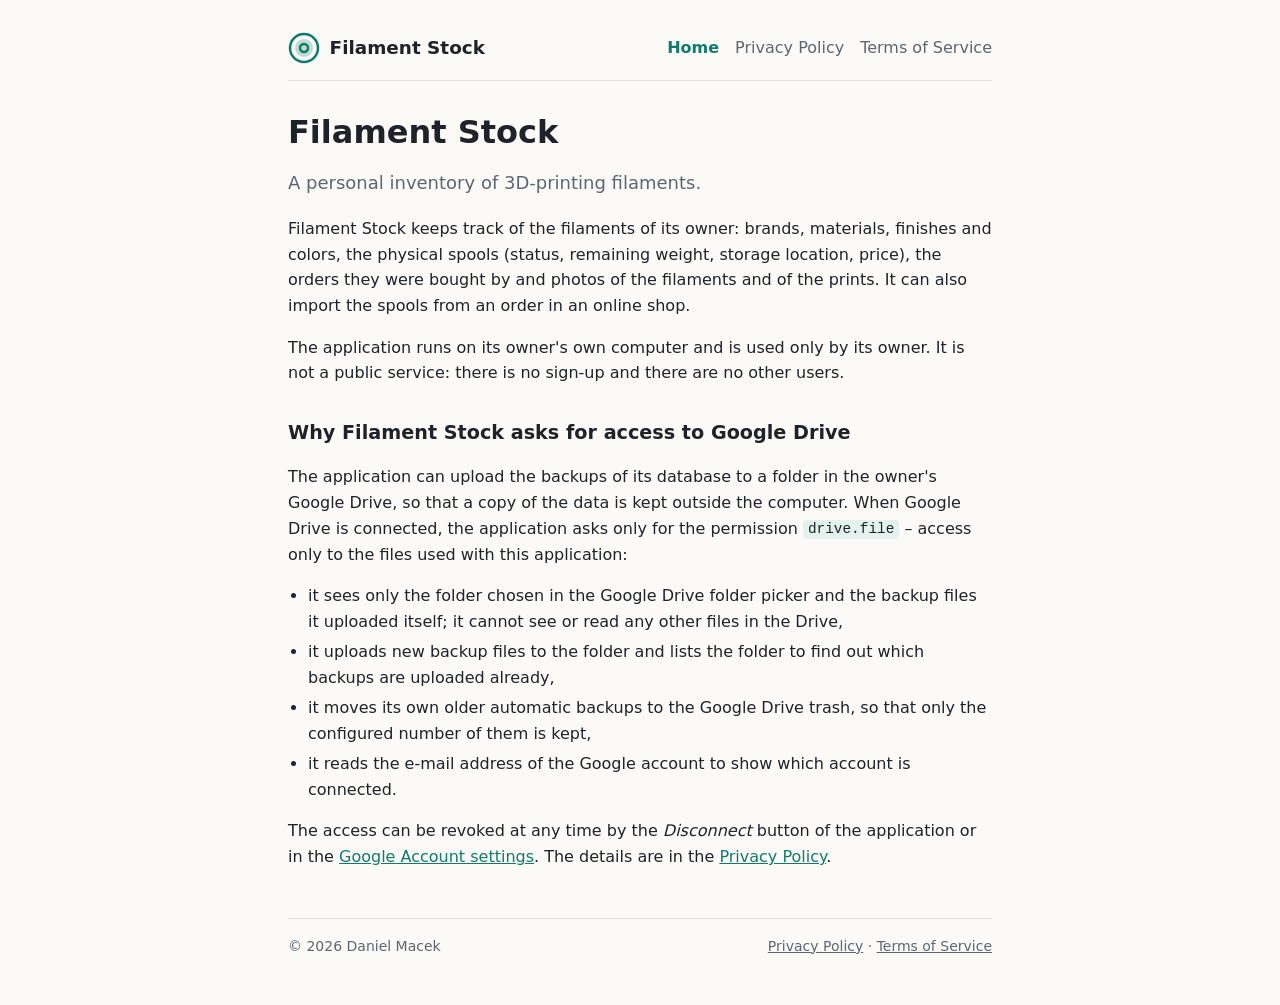
<file: index.html>
<!doctype html>
<html lang="en">
<head>
	<meta charset="utf-8">
	<meta name="viewport" content="width=device-width, initial-scale=1">
	<title>Filament Stock</title>
	<meta name="description" content="Filament Stock – a personal inventory of 3D-printing filaments.">
	<link rel="stylesheet" href="style.css">
</head>
<body>
	<div class="page">
		<header class="site">
			<a class="brand" href="./">
				<svg width="32" height="32" viewBox="0 0 32 32" aria-hidden="true"><circle cx="16" cy="16" r="14" fill="none" stroke="currentColor" stroke-width="2.5" /><circle cx="16" cy="16" r="9" fill="currentColor" opacity="0.25" /><circle cx="16" cy="16" r="4" fill="none" stroke="currentColor" stroke-width="2.5" /></svg>
				Filament Stock
			</a>
			<nav>
				<a href="./" aria-current="page">Home</a>
				<a href="privacy.html">Privacy Policy</a>
				<a href="terms.html">Terms of Service</a>
			</nav>
		</header>

		<main>
			<h1>Filament Stock</h1>
			<p class="lead">A personal inventory of 3D-printing filaments.</p>
			<p>Filament Stock keeps track of the filaments of its owner: brands, materials, finishes and colors, the physical spools (status, remaining weight, storage location, price), the orders they were bought by and photos of the filaments and of the prints. It can also import the spools from an order in an online shop.</p>
			<p>The application runs on its owner's own computer and is used only by its owner. It is not a public service: there is no sign-up and there are no other users.</p>

			<h2>Why Filament Stock asks for access to Google Drive</h2>
			<p>The application can upload the backups of its database to a folder in the owner's Google Drive, so that a copy of the data is kept outside the computer. When Google Drive is connected, the application asks only for the permission <code>drive.file</code> – access only to the files used with this application:</p>
			<ul>
				<li>it sees only the folder chosen in the Google Drive folder picker and the backup files it uploaded itself; it cannot see or read any other files in the Drive,</li>
				<li>it uploads new backup files to the folder and lists the folder to find out which backups are uploaded already,</li>
				<li>it moves its own older automatic backups to the Google Drive trash, so that only the configured number of them is kept,</li>
				<li>it reads the e-mail address of the Google account to show which account is connected.</li>
			</ul>
			<p>The access can be revoked at any time by the <em>Disconnect</em> button of the application or in the <a href="https://myaccount.google.com/permissions">Google Account settings</a>. The details are in the <a href="privacy.html">Privacy Policy</a>.</p>
		</main>

		<footer class="site">
			<span>© 2026 Daniel Macek</span>
			<span><a href="privacy.html">Privacy Policy</a> · <a href="terms.html">Terms of Service</a></span>
		</footer>
	</div>
</body>
</html>
</file>
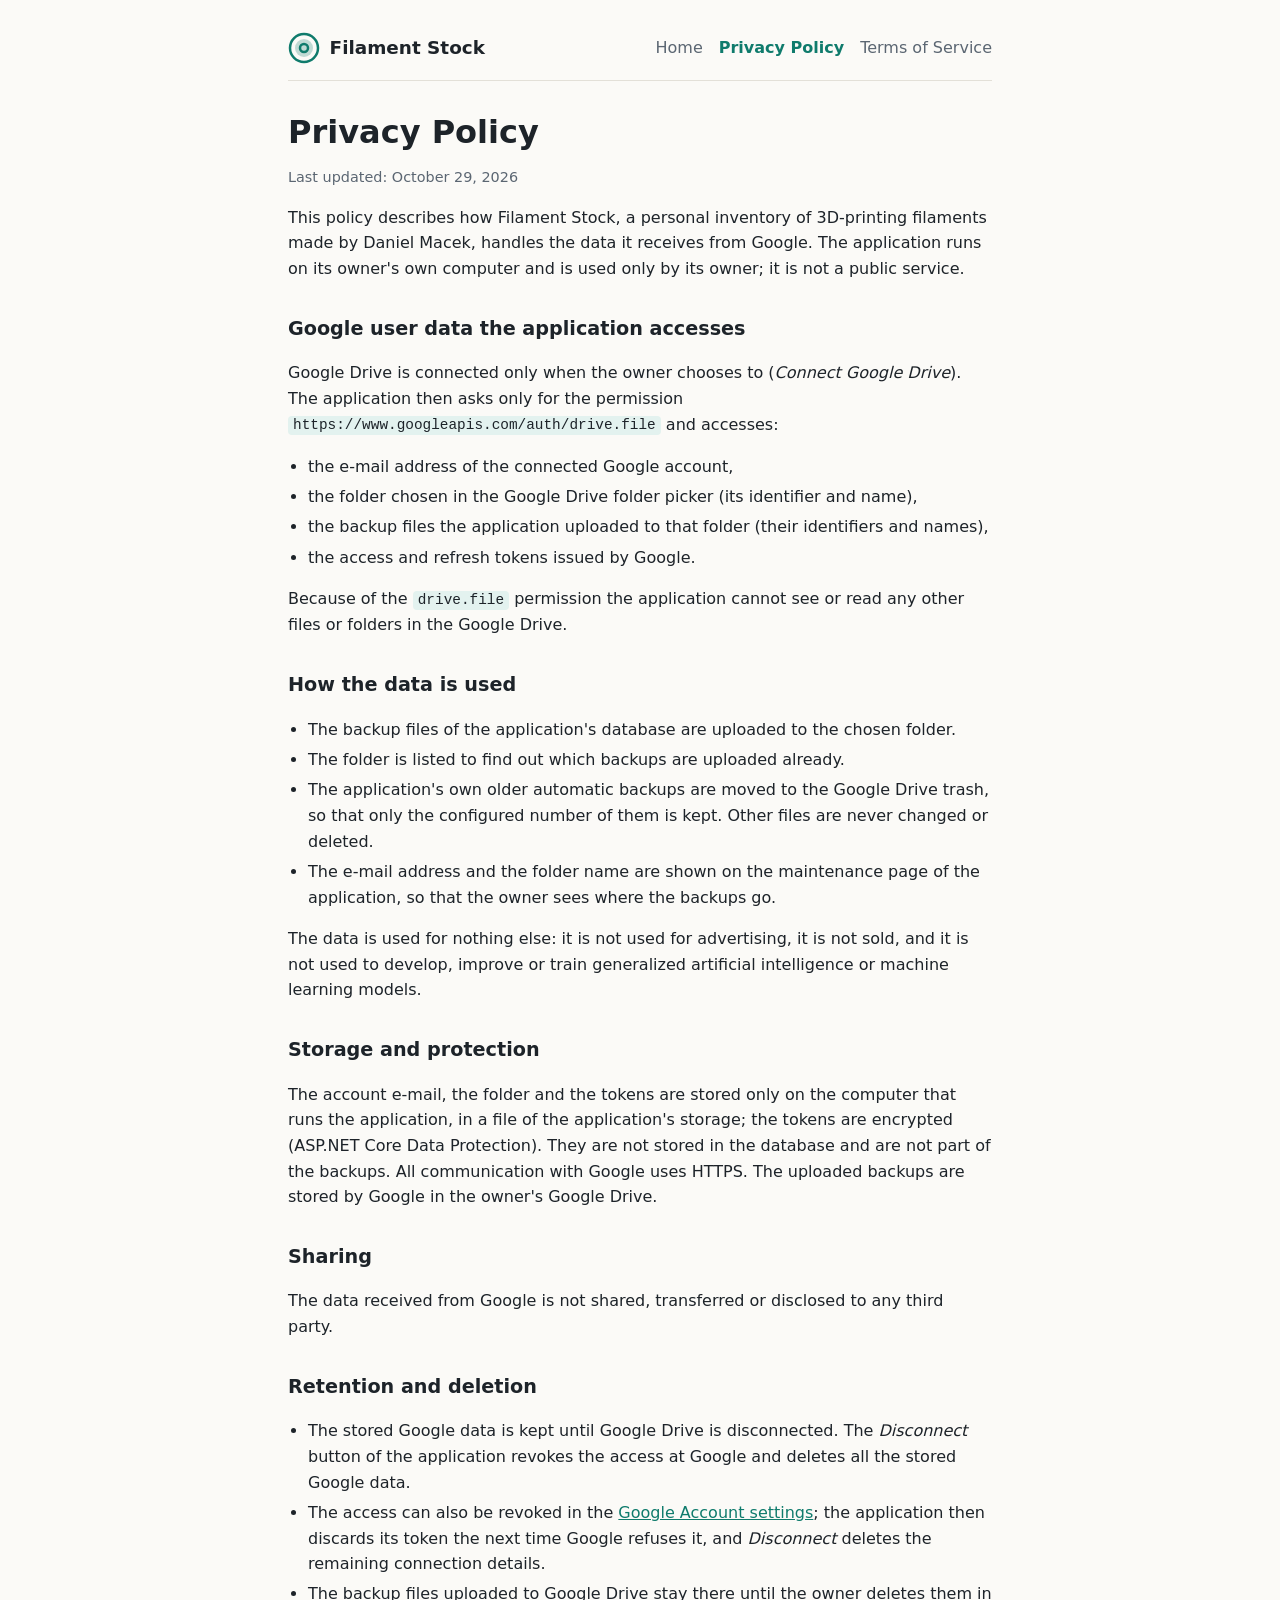
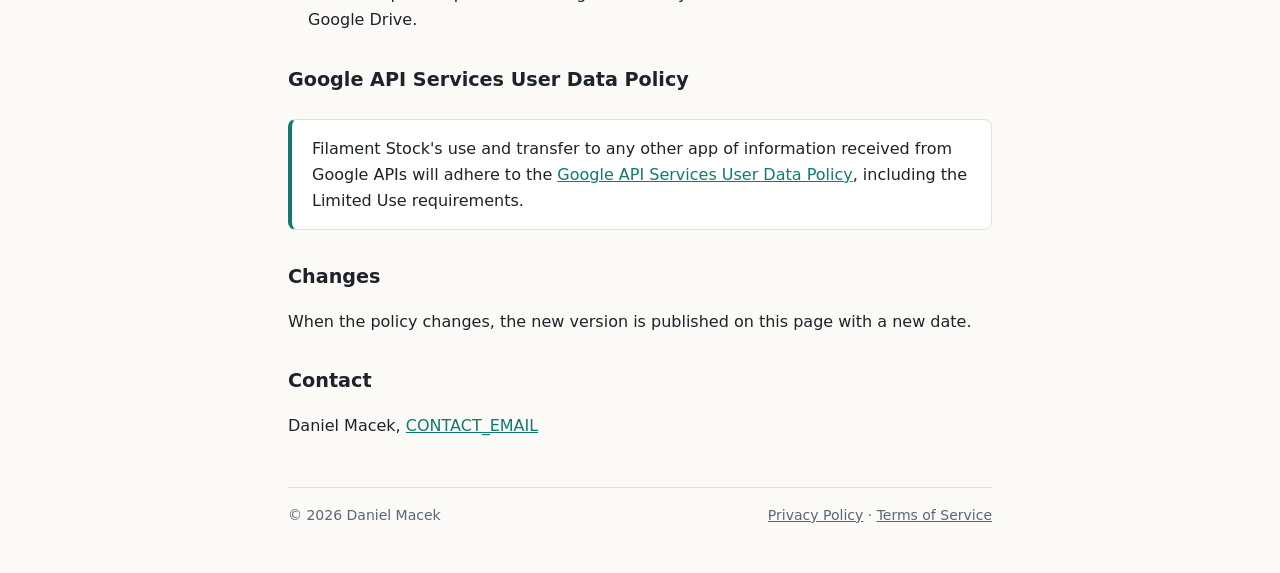
<file: privacy.html>
<!doctype html>
<html lang="en">
<head>
	<meta charset="utf-8">
	<meta name="viewport" content="width=device-width, initial-scale=1">
	<title>Privacy Policy – Filament Stock</title>
	<meta name="description" content="How Filament Stock uses the data it receives from Google.">
	<link rel="stylesheet" href="style.css">
</head>
<body>
	<div class="page">
		<header class="site">
			<a class="brand" href="./">
				<svg width="32" height="32" viewBox="0 0 32 32" aria-hidden="true"><circle cx="16" cy="16" r="14" fill="none" stroke="currentColor" stroke-width="2.5" /><circle cx="16" cy="16" r="9" fill="currentColor" opacity="0.25" /><circle cx="16" cy="16" r="4" fill="none" stroke="currentColor" stroke-width="2.5" /></svg>
				Filament Stock
			</a>
			<nav>
				<a href="./">Home</a>
				<a href="privacy.html" aria-current="page">Privacy Policy</a>
				<a href="terms.html">Terms of Service</a>
			</nav>
		</header>

		<main>
			<h1>Privacy Policy</h1>
			<p class="updated">Last updated: October 29, 2026</p>
			<p>This policy describes how Filament Stock, a personal inventory of 3D-printing filaments made by Daniel Macek, handles the data it receives from Google. The application runs on its owner's own computer and is used only by its owner; it is not a public service.</p>

			<h2>Google user data the application accesses</h2>
			<p>Google Drive is connected only when the owner chooses to (<em>Connect Google Drive</em>). The application then asks only for the permission <code>https://www.googleapis.com/auth/drive.file</code> and accesses:</p>
			<ul>
				<li>the e-mail address of the connected Google account,</li>
				<li>the folder chosen in the Google Drive folder picker (its identifier and name),</li>
				<li>the backup files the application uploaded to that folder (their identifiers and names),</li>
				<li>the access and refresh tokens issued by Google.</li>
			</ul>
			<p>Because of the <code>drive.file</code> permission the application cannot see or read any other files or folders in the Google Drive.</p>

			<h2>How the data is used</h2>
			<ul>
				<li>The backup files of the application's database are uploaded to the chosen folder.</li>
				<li>The folder is listed to find out which backups are uploaded already.</li>
				<li>The application's own older automatic backups are moved to the Google Drive trash, so that only the configured number of them is kept. Other files are never changed or deleted.</li>
				<li>The e-mail address and the folder name are shown on the maintenance page of the application, so that the owner sees where the backups go.</li>
			</ul>
			<p>The data is used for nothing else: it is not used for advertising, it is not sold, and it is not used to develop, improve or train generalized artificial intelligence or machine learning models.</p>

			<h2>Storage and protection</h2>
			<p>The account e-mail, the folder and the tokens are stored only on the computer that runs the application, in a file of the application's storage; the tokens are encrypted (ASP.NET Core Data Protection). They are not stored in the database and are not part of the backups. All communication with Google uses HTTPS. The uploaded backups are stored by Google in the owner's Google Drive.</p>

			<h2>Sharing</h2>
			<p>The data received from Google is not shared, transferred or disclosed to any third party.</p>

			<h2>Retention and deletion</h2>
			<ul>
				<li>The stored Google data is kept until Google Drive is disconnected. The <em>Disconnect</em> button of the application revokes the access at Google and deletes all the stored Google data.</li>
				<li>The access can also be revoked in the <a href="https://myaccount.google.com/permissions">Google Account settings</a>; the application then discards its token the next time Google refuses it, and <em>Disconnect</em> deletes the remaining connection details.</li>
				<li>The backup files uploaded to Google Drive stay there until the owner deletes them in Google Drive.</li>
			</ul>

			<h2>Google API Services User Data Policy</h2>
			<p class="note">Filament Stock's use and transfer to any other app of information received from Google APIs will adhere to the <a href="https://developers.google.com/terms/api-services-user-data-policy">Google API Services User Data Policy</a>, including the Limited Use requirements.</p>

			<h2>Changes</h2>
			<p>When the policy changes, the new version is published on this page with a new date.</p>

			<h2>Contact</h2>
			<p>Daniel Macek, <a href="mailto:CONTACT_EMAIL">CONTACT_EMAIL</a></p>
		</main>

		<footer class="site">
			<span>© 2026 Daniel Macek</span>
			<span><a href="privacy.html">Privacy Policy</a> · <a href="terms.html">Terms of Service</a></span>
		</footer>
	</div>
</body>
</html>
</file>
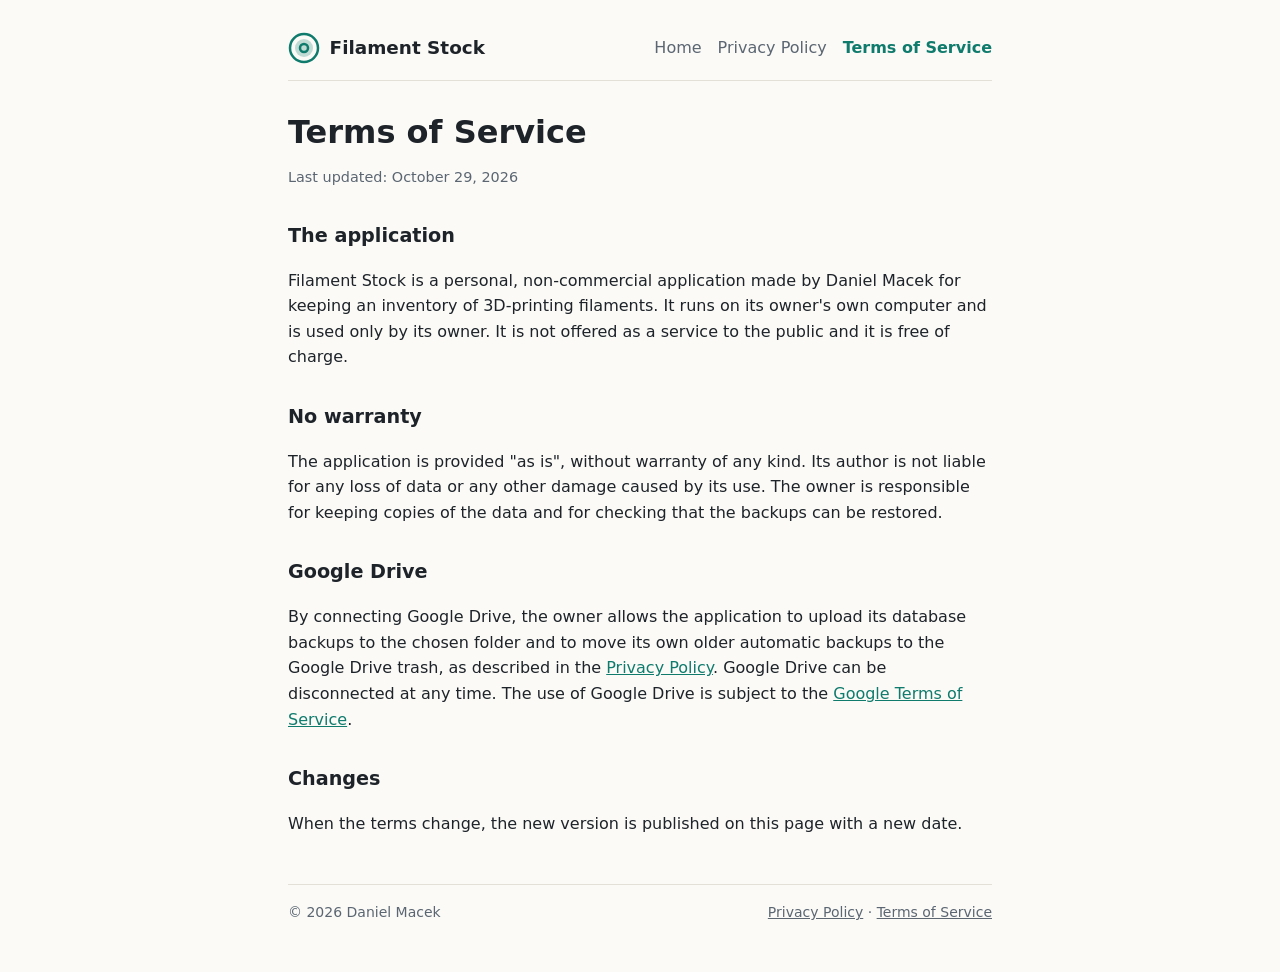
<file: terms.html>
<!doctype html>
<html lang="en">
<head>
	<meta charset="utf-8">
	<meta name="viewport" content="width=device-width, initial-scale=1">
	<title>Terms of Service – Filament Stock</title>
	<meta name="description" content="Terms of use of Filament Stock.">
	<link rel="stylesheet" href="style.css">
</head>
<body>
	<div class="page">
		<header class="site">
			<a class="brand" href="./">
				<svg width="32" height="32" viewBox="0 0 32 32" aria-hidden="true"><circle cx="16" cy="16" r="14" fill="none" stroke="currentColor" stroke-width="2.5" /><circle cx="16" cy="16" r="9" fill="currentColor" opacity="0.25" /><circle cx="16" cy="16" r="4" fill="none" stroke="currentColor" stroke-width="2.5" /></svg>
				Filament Stock
			</a>
			<nav>
				<a href="./">Home</a>
				<a href="privacy.html">Privacy Policy</a>
				<a href="terms.html" aria-current="page">Terms of Service</a>
			</nav>
		</header>

		<main>
			<h1>Terms of Service</h1>
			<p class="updated">Last updated: October 29, 2026</p>

			<h2>The application</h2>
			<p>Filament Stock is a personal, non-commercial application made by Daniel Macek for keeping an inventory of 3D-printing filaments. It runs on its owner's own computer and is used only by its owner. It is not offered as a service to the public and it is free of charge.</p>

			<h2>No warranty</h2>
			<p>The application is provided "as is", without warranty of any kind. Its author is not liable for any loss of data or any other damage caused by its use. The owner is responsible for keeping copies of the data and for checking that the backups can be restored.</p>

			<h2>Google Drive</h2>
			<p>By connecting Google Drive, the owner allows the application to upload its database backups to the chosen folder and to move its own older automatic backups to the Google Drive trash, as described in the <a href="privacy.html">Privacy Policy</a>. Google Drive can be disconnected at any time. The use of Google Drive is subject to the <a href="https://policies.google.com/terms">Google Terms of Service</a>.</p>

			<h2>Changes</h2>
			<p>When the terms change, the new version is published on this page with a new date.</p>
		</main>

		<footer class="site">
			<span>© 2026 Daniel Macek</span>
			<span><a href="privacy.html">Privacy Policy</a> · <a href="terms.html">Terms of Service</a></span>
		</footer>
	</div>
</body>
</html>
</file>
<file: style.css>
:root {
	--bg: #fbfaf7;
	--surface: #ffffff;
	--text: #1d2329;
	--muted: #5b6672;
	--border: #e3e0d8;
	--accent: #0f7b6c;
	--accent-soft: #e3f2ef;
	color-scheme: light dark;
}

@media (prefers-color-scheme: dark) {
	:root {
		--bg: #15191d;
		--surface: #1c2126;
		--text: #e6e9ec;
		--muted: #9aa5b1;
		--border: #2c333a;
		--accent: #4cc2ad;
		--accent-soft: #1d3330;
	}
}

* {
	box-sizing: border-box;
}

body {
	margin: 0;
	background: var(--bg);
	color: var(--text);
	font: 16px/1.6 system-ui, -apple-system, "Segoe UI", Roboto, sans-serif;
}

.page {
	max-width: 46rem;
	margin: 0 auto;
	padding: 2rem 1rem 3rem;
}

header.site {
	display: flex;
	flex-wrap: wrap;
	align-items: center;
	justify-content: space-between;
	gap: 0.75rem 1.5rem;
	padding-bottom: 1rem;
	margin-bottom: 2rem;
	border-bottom: 1px solid var(--border);
}

.brand {
	display: flex;
	align-items: center;
	gap: 0.6rem;
	color: var(--text);
	font-size: 1.15rem;
	font-weight: 650;
	text-decoration: none;
}

.brand svg {
	width: 2rem;
	height: 2rem;
	color: var(--accent);
}

nav {
	display: flex;
	flex-wrap: wrap;
	gap: 0.25rem 1rem;
}

nav a {
	color: var(--muted);
	text-decoration: none;
}

nav a:hover {
	color: var(--text);
}

nav a[aria-current="page"] {
	color: var(--accent);
	font-weight: 600;
}

h1 {
	margin: 0 0 0.5rem;
	font-size: 2rem;
	line-height: 1.2;
}

h2 {
	margin: 2rem 0 0.5rem;
	font-size: 1.2rem;
}

a {
	color: var(--accent);
}

.lead {
	color: var(--muted);
	font-size: 1.125rem;
}

.updated {
	color: var(--muted);
	font-size: 0.9rem;
}

code {
	padding: 0.1em 0.35em;
	border-radius: 4px;
	background: var(--accent-soft);
	font-family: ui-monospace, Consolas, monospace;
	font-size: 0.9em;
	overflow-wrap: anywhere;
}

.note {
	margin: 1.5rem 0;
	padding: 1rem 1.25rem;
	border: 1px solid var(--border);
	border-left: 4px solid var(--accent);
	border-radius: 8px;
	background: var(--surface);
}

ul {
	padding-left: 1.25rem;
}

li {
	margin: 0.3rem 0;
}

footer.site {
	display: flex;
	flex-wrap: wrap;
	justify-content: space-between;
	gap: 0.5rem 1rem;
	margin-top: 3rem;
	padding-top: 1rem;
	border-top: 1px solid var(--border);
	color: var(--muted);
	font-size: 0.875rem;
}

footer.site a {
	color: var(--muted);
}
</file>
